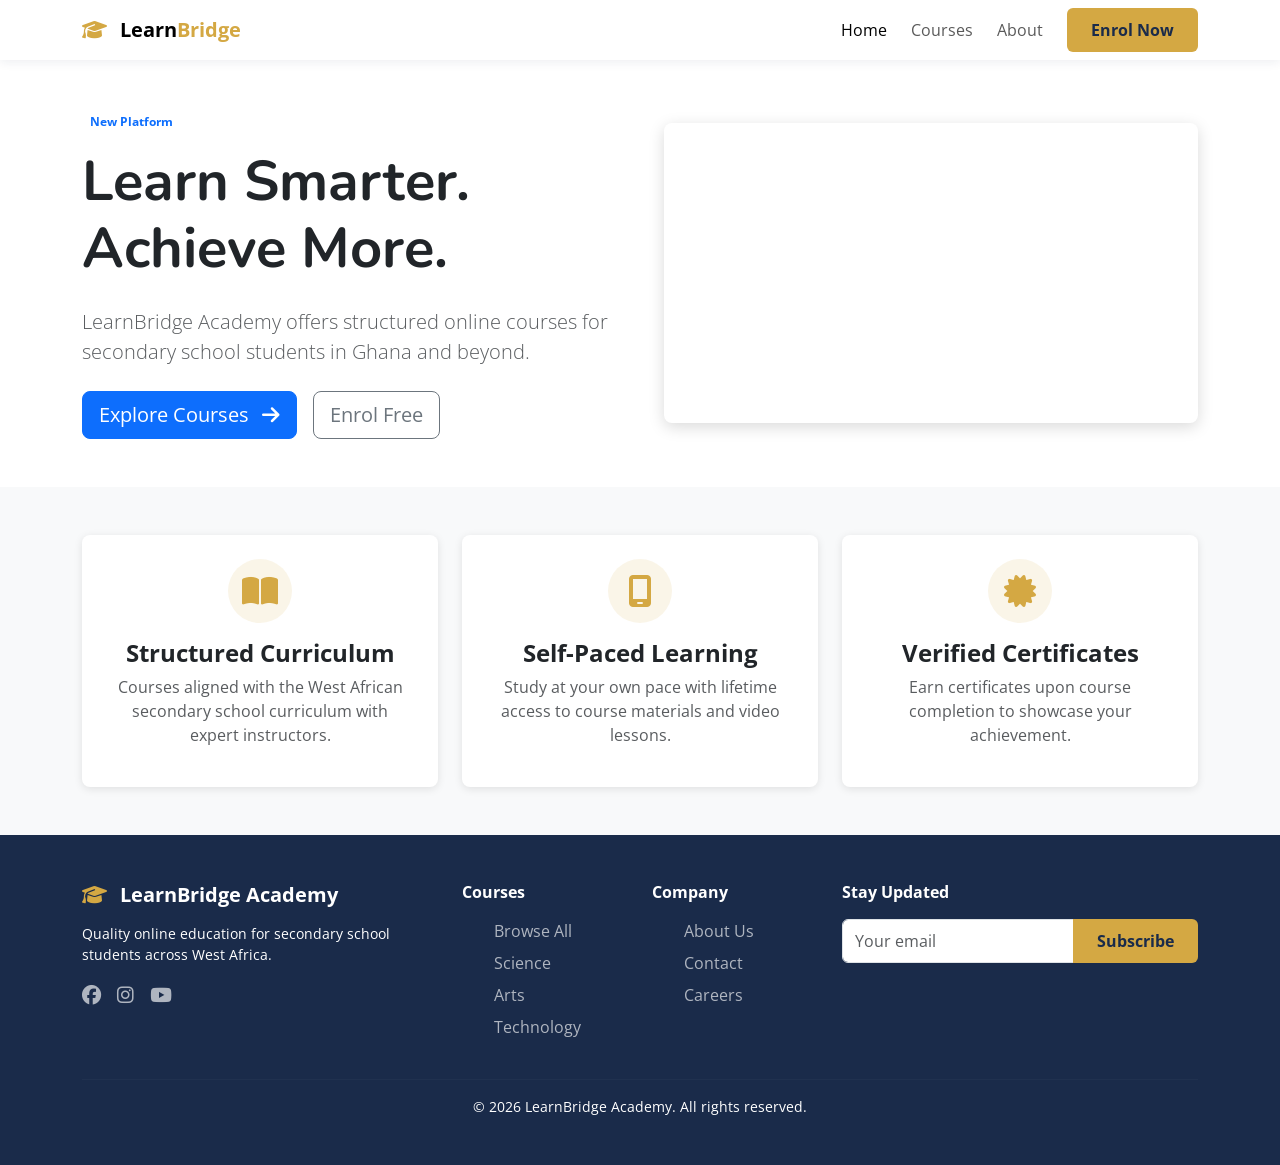
<file: index.html>
<!DOCTYPE html>
<html lang="en">
<head>
    <meta charset="UTF-8">
    <meta name="viewport" content="width=device-width, initial-scale=1.0">
    <title>LearnBridge Academy - Home</title>
    
    <!-- Bootstrap 5 CSS -->
    <link href="https://cdn.jsdelivr.net/npm/bootstrap@5.3.0/dist/css/bootstrap.min.css" rel="stylesheet">
    
    <!-- Google Fonts -->
    <link rel="preconnect" href="https://fonts.googleapis.com">
    <link rel="preconnect" href="https://fonts.gstatic.com" crossorigin>
    <link href="https://fonts.googleapis.com/css2?family=Nunito:wght@400;600;700&family=Open+Sans:wght@400;600;700&display=swap" rel="stylesheet">
    
    <!-- Font Awesome -->
    <link rel="stylesheet" href="https://cdnjs.cloudflare.com/ajax/libs/font-awesome/6.4.0/css/all.min.css">
    
    <!-- Custom CSS -->
    <link rel="stylesheet" href="css/style.css">
</head>
<body>

    <!-- NAVBAR -->
    <nav class='navbar navbar-expand-md navbar-light lb-navbar sticky-top'>
        <div class='container'>
            <a class='navbar-brand' href='index.html'>
                <i class='fa-solid fa-graduation-cap me-2 text-accent'></i>
                <span class='fw-bold'>Learn<span class='text-accent'>Bridge</span></span>
            </a>
            <button class='navbar-toggler' type="button" data-bs-toggle='collapse' data-bs-target='#lb-nav'>
                <span class='navbar-toggler-icon'></span>
            </button>
            <div class='collapse navbar-collapse' id='lb-nav'>
                <ul class='navbar-nav ms-auto align-items-md-center gap-2'>
                    <li class='nav-item'><a class='nav-link active' href='index.html'>Home</a></li>
                    <li class='nav-item'><a class='nav-link' href='courses.html'>Courses</a></li>
                    <li class='nav-item'><a class='nav-link' href='about.html'>About</a></li>
                    <li class='nav-item ms-md-2'>
                        <a href='enrol.html' class='btn btn-accent'>Enrol Now</a>
                    </li>
                </ul>
            </div>
        </div>
    </nav>

    <!-- HERO SECTION -->
    <section class='hero-section py-5'>
        <div class='container'>
            <div class='row align-items-center g-5'>
                <div class='col-12 col-lg-6'>
                    <span class='badge bg-accent text-primary mb-3'>New Platform</span>
                    <h1 class='display-4 fw-bold lb-heading'>
                        Learn Smarter.<br>Achieve More.
                    </h1>
                    <p class='lead text-muted my-4'>
                        LearnBridge Academy offers structured online courses for secondary school students in Ghana and beyond.
                    </p>
                    <div class='d-flex gap-3 flex-wrap'>
                        <a href='courses.html' class='btn btn-primary btn-lg'>
                            Explore Courses <i class='fa-solid fa-arrow-right ms-2'></i>
                        </a>
                        <a href='enrol.html' class='btn btn-outline-secondary btn-lg'>Enrol Free</a>
                    </div>
                </div>
                <div class='col-12 col-lg-6'>
                    <!-- RESPONSIVE VIDEO EMBED -->
                    <div class='video-wrapper'>
                        <iframe
                            src='https://www.youtube.com/embed/YOUR_VIDEO_ID'
                            title='LearnBridge Academy — Welcome to smarter learning'
                            allow='accelerometer; autoplay; clipboard-write; encrypted-media; gyroscope'
                            allowfullscreen>
                        </iframe>
                    </div>
                </div>
            </div>
        </div>
    </section>

    <!-- FEATURE CARDS SECTION -->
    <section class='features-section py-5 bg-light'>
        <div class='container'>
            <div class='row g-4'>
                <div class='col-12 col-md-4'>
                    <div class='feature-card text-center p-4'>
                        <div class='feature-icon mb-3'>
                            <i class='fa-solid fa-book-open fa-2x' style='color:var(--color-accent)'></i>
                        </div>
                        <h4 class='fw-bold'>Structured Curriculum</h4>
                        <p class='text-muted'>Courses aligned with the West African secondary school curriculum with expert instructors.</p>
                    </div>
                </div>
                <div class='col-12 col-md-4'>
                    <div class='feature-card text-center p-4'>
                        <div class='feature-icon mb-3'>
                            <i class='fa-solid fa-mobile-screen fa-2x' style='color:var(--color-accent)'></i>
                        </div>
                        <h4 class='fw-bold'>Self-Paced Learning</h4>
                        <p class='text-muted'>Study at your own pace with lifetime access to course materials and video lessons.</p>
                    </div>
                </div>
                <div class='col-12 col-md-4'>
                    <div class='feature-card text-center p-4'>
                        <div class='feature-icon mb-3'>
                            <i class='fa-solid fa-certificate fa-2x' style='color:var(--color-accent)'></i>
                        </div>
                        <h4 class='fw-bold'>Verified Certificates</h4>
                        <p class='text-muted'>Earn certificates upon course completion to showcase your achievement.</p>
                    </div>
                </div>
            </div>
        </div>
    </section>

    <!-- FOOTER -->
    <footer class='lb-footer py-5'>
        <div class='container'>
            <div class='row g-4 mb-4'>
                <div class='col-12 col-md-4'>
                    <h5 class='fw-bold text-white mb-3'>
                        <i class='fa-solid fa-graduation-cap me-2' style='color:var(--color-accent)'></i>
                        LearnBridge Academy
                    </h5>
                    <p class='text-white small'>Quality online education for secondary school students across West Africa.</p>
                    <div class='d-flex gap-3 mt-3'>
                        <a href='#' class='footer-social' aria-label='LearnBridge Facebook'>
                            <i class='fa-brands fa-facebook'></i>
                        </a>
                        <a href='#' class='footer-social' aria-label='LearnBridge Instagram'>
                            <i class='fa-brands fa-instagram'></i>
                        </a>
                        <a href='#' class='footer-social' aria-label='LearnBridge YouTube'>
                            <i class='fa-brands fa-youtube'></i>
                        </a>
                    </div>
                </div>
                <div class='col-6 col-md-2'>
                    <h6 class='text-white fw-bold mb-3'>Courses</h6>
                    <ul class='lb-footer-links'>
                        <li><a href='courses.html'>Browse All</a></li>
                        <li><a href='courses.html'>Science</a></li>
                        <li><a href='courses.html'>Arts</a></li>
                        <li><a href='courses.html'>Technology</a></li>
                    </ul>
                </div>
                <div class='col-6 col-md-2'>
                    <h6 class='text-white fw-bold mb-3'>Company</h6>
                    <ul class='lb-footer-links'>
                        <li><a href='about.html'>About Us</a></li>
                        <li><a href='contact.html'>Contact</a></li>
                        <li><a href='#'>Careers</a></li>
                    </ul>
                </div>
                <div class='col-12 col-md-4'>
                    <h6 class='text-white fw-bold mb-3'>Stay Updated</h6>
                    <div class='input-group'>
                        <input type='email' class='form-control' placeholder='Your email'>
                        <button class='btn btn-accent'>Subscribe</button>
                    </div>
                </div>
            </div>
            <hr style='border-color:rgba(255,255,255,0.1)'>
            <p class='text-white text-center mb-0 small'>
                &copy; <span id='lb-year'></span> LearnBridge Academy. All rights reserved.
            </p>
        </div>
    </footer>

    <!-- Bootstrap 5 JS Bundle -->
    <script src="https://cdn.jsdelivr.net/npm/bootstrap@5.3.0/dist/js/bootstrap.bundle.min.js"></script>
    
    <!-- Custom JS -->
    <script src="js/main.js"></script>
</body>
</html>
</file>
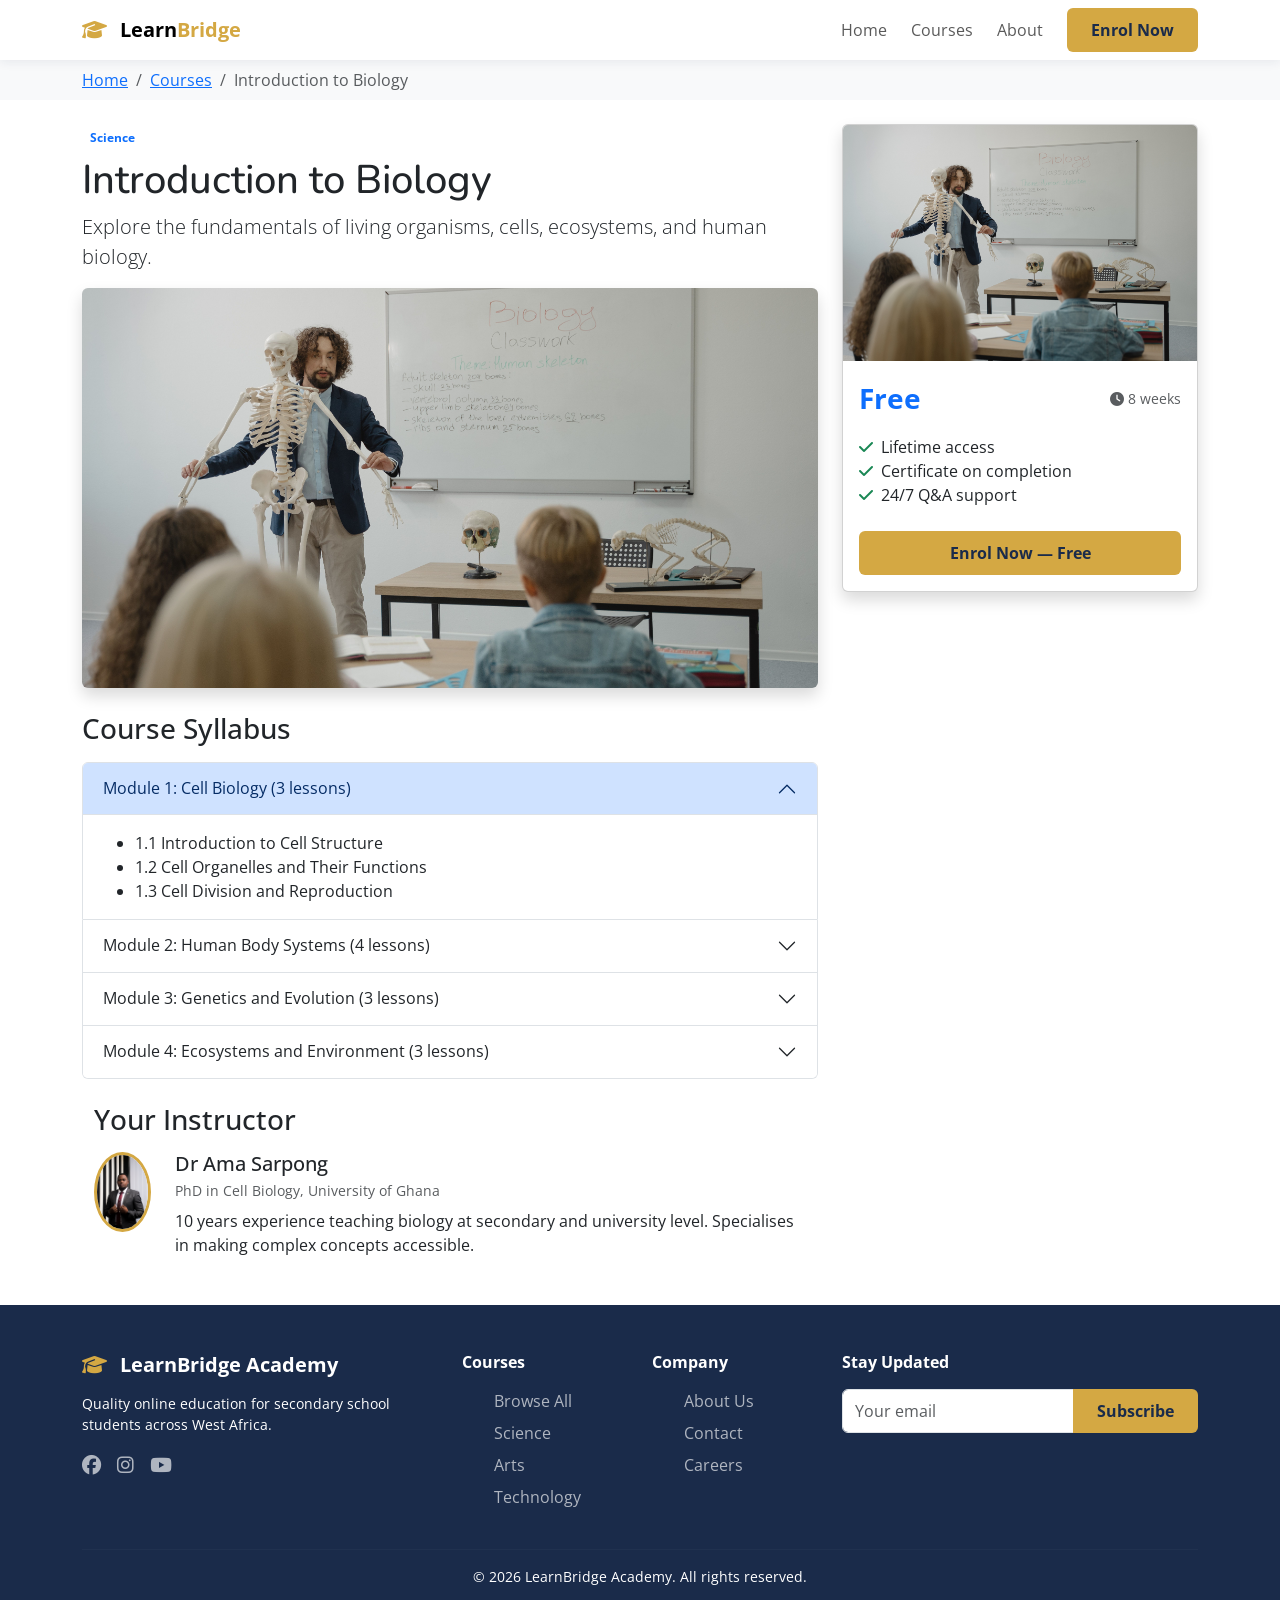
<file: course-detail.html>
<!DOCTYPE html>
<html lang="en">
<head>
    <meta charset="UTF-8">
    <meta name="viewport" content="width=device-width, initial-scale=1.0">
    <title>Introduction to Biology - LearnBridge Academy</title>
    
    <!-- Bootstrap 5 CSS -->
    <link href="https://cdn.jsdelivr.net/npm/bootstrap@5.3.0/dist/css/bootstrap.min.css" rel="stylesheet">
    
    <!-- Google Fonts -->
    <link rel="preconnect" href="https://fonts.googleapis.com">
    <link rel="preconnect" href="https://fonts.gstatic.com" crossorigin>
    <link href="https://fonts.googleapis.com/css2?family=Nunito:wght@400;600;700&family=Open+Sans:wght@400;600;700&display=swap" rel="stylesheet">
    
    <!-- Font Awesome -->
    <link rel="stylesheet" href="https://cdnjs.cloudflare.com/ajax/libs/font-awesome/6.4.0/css/all.min.css">
    
    <!-- Custom CSS -->
    <link rel="stylesheet" href="css/style.css">
</head>
<body>

    <!-- NAVBAR -->
    <nav class='navbar navbar-expand-md navbar-light lb-navbar sticky-top'>
        <div class='container'>
            <a class='navbar-brand' href='index.html'>
                <i class='fa-solid fa-graduation-cap me-2 text-accent'></i>
                <span class='fw-bold'>Learn<span class='text-accent'>Bridge</span></span>
            </a>
            <button class='navbar-toggler' type="button" data-bs-toggle='collapse' data-bs-target='#lb-nav'>
                <span class='navbar-toggler-icon'></span>
            </button>
            <div class='collapse navbar-collapse' id='lb-nav'>
                <ul class='navbar-nav ms-auto align-items-md-center gap-2'>
                    <li class='nav-item'><a class='nav-link' href='index.html'>Home</a></li>
                    <li class='nav-item'><a class='nav-link' href='courses.html'>Courses</a></li>
                    <li class='nav-item'><a class='nav-link' href='about.html'>About</a></li>
                    <li class='nav-item ms-md-2'>
                        <a href='enrol.html' class='btn btn-accent'>Enrol Now</a>
                    </li>
                </ul>
            </div>
        </div>
    </nav>

    <!-- BREADCRUMB NAVIGATION -->
    <nav aria-label='breadcrumb' class='py-2 bg-light'>
        <div class='container'>
            <ol class='breadcrumb mb-0'>
                <li class='breadcrumb-item'><a href='index.html'>Home</a></li>
                <li class='breadcrumb-item'><a href='courses.html'>Courses</a></li>
                <li class='breadcrumb-item active' aria-current='page'>Introduction to Biology</li>
            </ol>
        </div>
    </nav>

    <!-- COURSE HERO -->
    <section class='course-hero'>
        <div class='container py-4'>
            <div class='row g-4'>
                <div class='col-lg-8'>
                    <span class='badge bg-accent text-primary mb-2'>Science</span>
                    <h1 class='lb-heading'>Introduction to Biology</h1>
                    <p class='lead mb-3'>Explore the fundamentals of living organisms, cells, ecosystems, and human biology.</p>
                    <img src='images/Biology.jpg' alt='Introduction to Biology' class='img-fluid rounded shadow mb-4' style='max-height:400px; width:100%; object-fit:cover;'>
                    
                    <!-- ACCORDION SYLLABUS -->
                    <h3 class='mb-3'>Course Syllabus</h3>
                    <div class='accordion' id='syllabusAccordion'>
                        <div class='accordion-item'>
                            <h2 class='accordion-header'>
                                <button class='accordion-button' type='button' data-bs-toggle='collapse' data-bs-target='#module1'>
                                    Module 1: Cell Biology (3 lessons)
                                </button>
                            </h2>
                            <div id='module1' class='accordion-collapse collapse show' data-bs-parent='#syllabusAccordion'>
                                <div class='accordion-body'>
                                    <ul class='mb-0'>
                                        <li>1.1 Introduction to Cell Structure</li>
                                        <li>1.2 Cell Organelles and Their Functions</li>
                                        <li>1.3 Cell Division and Reproduction</li>
                                    </ul>
                                </div>
                            </div>
                        </div>
                        <div class='accordion-item'>
                            <h2 class='accordion-header'>
                                <button class='accordion-button collapsed' type='button' data-bs-toggle='collapse' data-bs-target='#module2'>
                                    Module 2: Human Body Systems (4 lessons)
                                </button>
                            </h2>
                            <div id='module2' class='accordion-collapse collapse' data-bs-parent='#syllabusAccordion'>
                                <div class='accordion-body'>
                                    <ul class='mb-0'>
                                        <li>2.1 The Circulatory System</li>
                                        <li>2.2 The Respiratory System</li>
                                        <li>2.3 The Digestive System</li>
                                        <li>2.4 The Nervous System</li>
                                    </ul>
                                </div>
                            </div>
                        </div>
                        <div class='accordion-item'>
                            <h2 class='accordion-header'>
                                <button class='accordion-button collapsed' type='button' data-bs-toggle='collapse' data-bs-target='#module3'>
                                    Module 3: Genetics and Evolution (3 lessons)
                                </button>
                            </h2>
                            <div id='module3' class='accordion-collapse collapse' data-bs-parent='#syllabusAccordion'>
                                <div class='accordion-body'>
                                    <ul class='mb-0'>
                                        <li>3.1 DNA and Genes</li>
                                        <li>3.2 Inheritance Patterns</li>
                                        <li>3.3 Natural Selection and Evolution</li>
                                    </ul>
                                </div>
                            </div>
                        </div>
                        <div class='accordion-item'>
                            <h2 class='accordion-header'>
                                <button class='accordion-button collapsed' type='button' data-bs-toggle='collapse' data-bs-target='#module4'>
                                    Module 4: Ecosystems and Environment (3 lessons)
                                </button>
                            </h2>
                            <div id='module4' class='accordion-collapse collapse' data-bs-parent='#syllabusAccordion'>
                                <div class='accordion-body'>
                                    <ul class='mb-0'>
                                        <li>4.1 Food Chains and Food Webs</li>
                                        <li>4.2 Ecosystems and Biodiversity</li>
                                        <li>4.3 Environmental Conservation</li>
                                    </ul>
                                </div>
                            </div>
                        </div>
                    </div>

                    <!-- INSTRUCTOR PROFILE -->
                    <section class='instructor-section py-4'>
                        <div class='container'>
                            <h3>Your Instructor</h3>
                            <div class='d-flex align-items-start gap-4 mt-3'>
                                <img src='images/CEO.jpg' alt='Dr Ama Sarpong — Biology instructor at LearnBridge Academy' class='instructor-photo rounded-circle' style='width:80px;height:80px;object-fit:cover;border:3px solid var(--color-accent)'>
                                <div>
                                    <h5 class='mb-1'>Dr Ama Sarpong</h5>
                                    <p class='text-muted small mb-2'>PhD in Cell Biology, University of Ghana</p>
                                    <p class='mb-0'>10 years experience teaching biology at secondary and university level. Specialises in making complex concepts accessible.</p>
                                </div>
                            </div>
                        </div>
                    </section>
                </div>

                <!-- STICKY ENROL SIDEBAR -->
                <div class='col-lg-4'>
                    <div class='enrol-card sticky-top' style='top: 80px;'>
                        <div class='card shadow'>
                            <img src='images/Biology.jpg' class='card-img-top' alt='' aria-hidden='true'>
                            <div class='card-body'>
                                <div class='d-flex justify-content-between align-items-center mb-3'>
                                    <span class='fs-3 fw-bold text-primary'>Free</span>
                                    <span class='text-muted small'><i class='fa-solid fa-clock me-1'></i>8 weeks</span>
                                </div>
                                <ul class='list-unstyled mb-4'>
                                    <li><i class='fa-solid fa-check text-success me-2'></i>Lifetime access</li>
                                    <li><i class='fa-solid fa-check text-success me-2'></i>Certificate on completion</li>
                                    <li><i class='fa-solid fa-check text-success me-2'></i>24/7 Q&A support</li>
                                </ul>
                                <a href='enrol.html' class='btn btn-accent w-100 fw-bold'>Enrol Now — Free</a>
                            </div>
                        </div>
                    </div>
                </div>
            </div>
        </div>
    </section>

    <!-- FOOTER -->
    <footer class='lb-footer py-5'>
        <div class='container'>
            <div class='row g-4 mb-4'>
                <div class='col-12 col-md-4'>
                    <h5 class='fw-bold text-white mb-3'>
                        <i class='fa-solid fa-graduation-cap me-2' style='color:var(--color-accent)'></i>
                        LearnBridge Academy
                    </h5>
                    <p class='text-white small'>Quality online education for secondary school students across West Africa.</p>
                    <div class='d-flex gap-3 mt-3'>
                        <a href='#' class='footer-social' aria-label='LearnBridge Facebook'>
                            <i class='fa-brands fa-facebook'></i>
                        </a>
                        <a href='#' class='footer-social' aria-label='LearnBridge Instagram'>
                            <i class='fa-brands fa-instagram'></i>
                        </a>
                        <a href='#' class='footer-social' aria-label='LearnBridge YouTube'>
                            <i class='fa-brands fa-youtube'></i>
                        </a>
                    </div>
                </div>
                <div class='col-6 col-md-2'>
                    <h6 class='text-white fw-bold mb-3'>Courses</h6>
                    <ul class='lb-footer-links'>
                        <li><a href='courses.html'>Browse All</a></li>
                        <li><a href='courses.html'>Science</a></li>
                        <li><a href='courses.html'>Arts</a></li>
                        <li><a href='courses.html'>Technology</a></li>
                    </ul>
                </div>
                <div class='col-6 col-md-2'>
                    <h6 class='text-white fw-bold mb-3'>Company</h6>
                    <ul class='lb-footer-links'>
                        <li><a href='about.html'>About Us</a></li>
                        <li><a href='contact.html'>Contact</a></li>
                        <li><a href='#'>Careers</a></li>
                    </ul>
                </div>
                <div class='col-12 col-md-4'>
                    <h6 class='text-white fw-bold mb-3'>Stay Updated</h6>
                    <div class='input-group'>
                        <input type='email' class='form-control' placeholder='Your email'>
                        <button class='btn btn-accent'>Subscribe</button>
                    </div>
                </div>
            </div>
            <hr style='border-color:rgba(255,255,255,0.1)'>
            <p class='text-white text-center mb-0 small'>
                &copy; <span id='lb-year'></span> LearnBridge Academy. All rights reserved.
            </p>
        </div>
    </footer>

    <!-- Bootstrap 5 JS Bundle -->
    <script src="https://cdn.jsdelivr.net/npm/bootstrap@5.3.0/dist/js/bootstrap.bundle.min.js"></script>
    
    <!-- Custom JS -->
    <script src="js/main.js"></script>
</body>
</html>
</file>
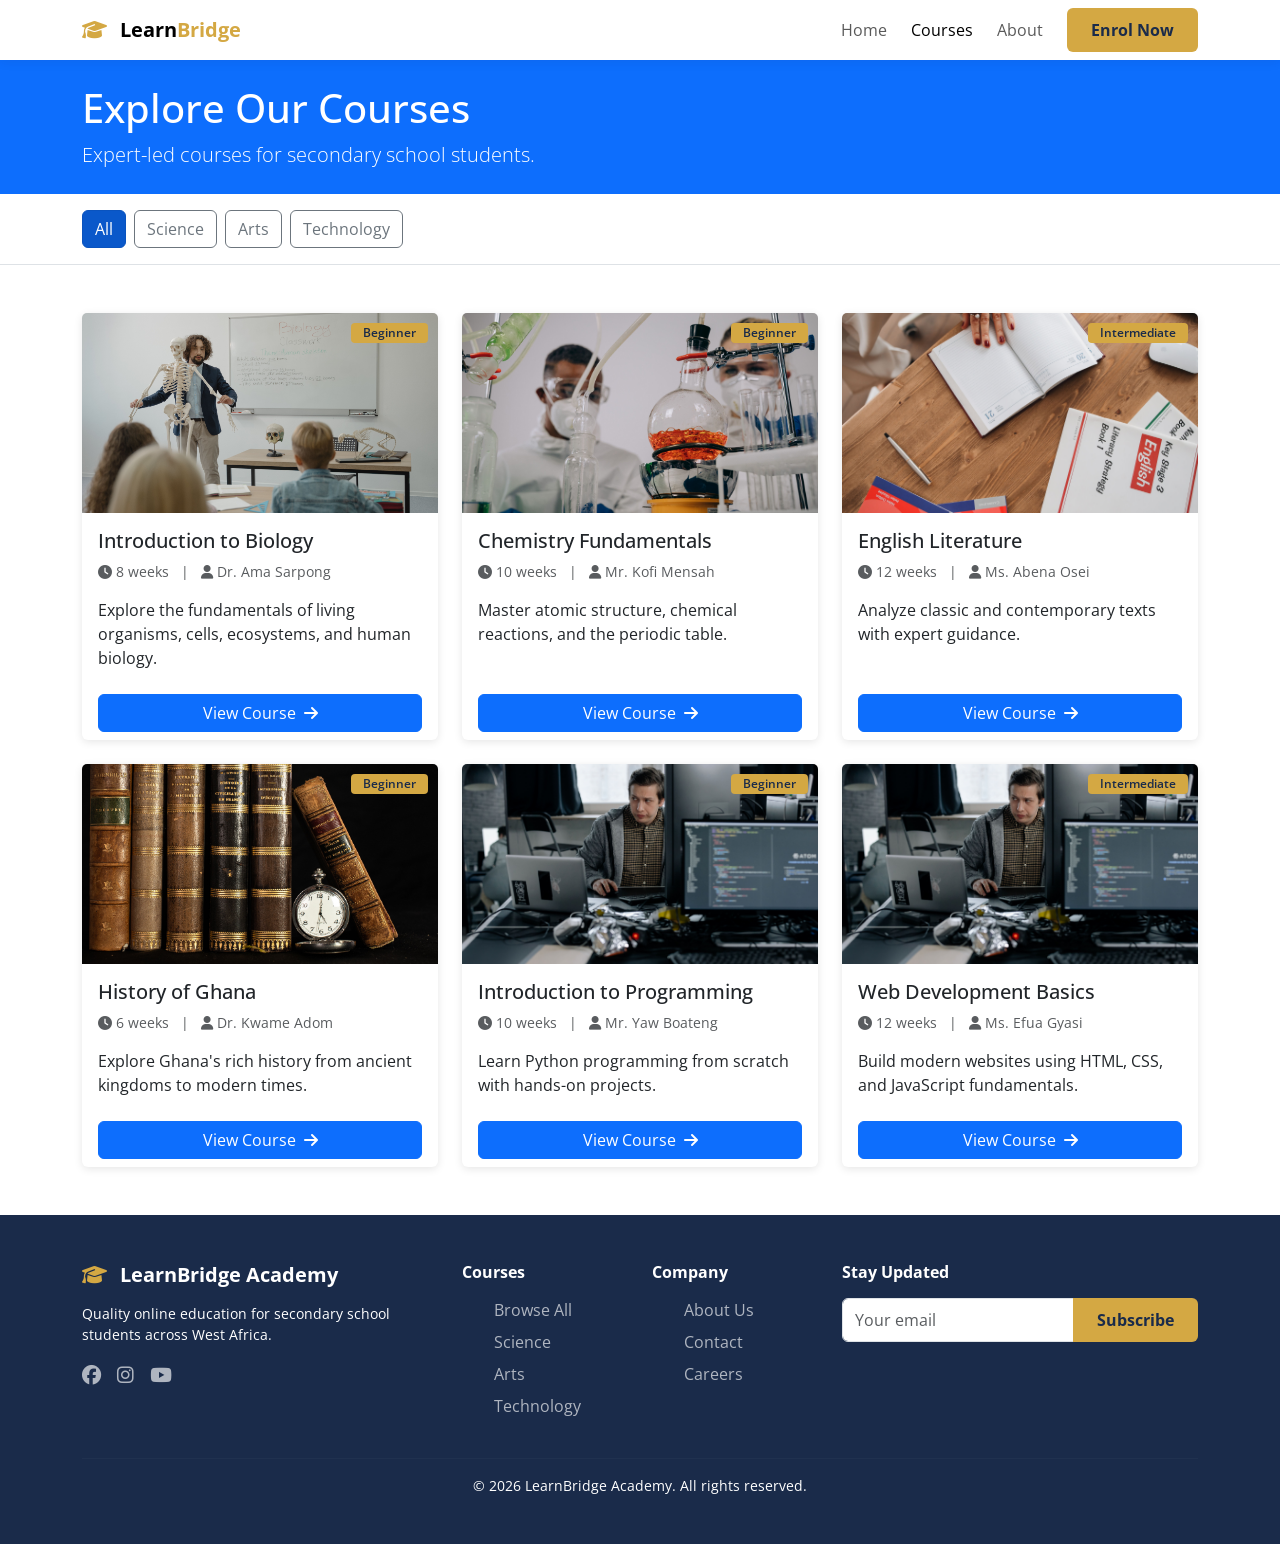
<file: courses.html>
<!DOCTYPE html>
<html lang="en">
<head>
    <meta charset="UTF-8">
    <meta name="viewport" content="width=device-width, initial-scale=1.0">
    <title>Courses - LearnBridge Academy</title>
    
    <!-- Bootstrap 5 CSS -->
    <link href="https://cdn.jsdelivr.net/npm/bootstrap@5.3.0/dist/css/bootstrap.min.css" rel="stylesheet">
    
    <!-- Google Fonts -->
    <link rel="preconnect" href="https://fonts.googleapis.com">
    <link rel="preconnect" href="https://fonts.gstatic.com" crossorigin>
    <link href="https://fonts.googleapis.com/css2?family=Nunito:wght@400;600;700&family=Open+Sans:wght@400;600;700&display=swap" rel="stylesheet">
    
    <!-- Font Awesome -->
    <link rel="stylesheet" href="https://cdnjs.cloudflare.com/ajax/libs/font-awesome/6.4.0/css/all.min.css">
    
    <!-- Custom CSS -->
    <link rel="stylesheet" href="css/style.css">
</head>
<body>

    <!-- NAVBAR -->
    <nav class='navbar navbar-expand-md navbar-light lb-navbar sticky-top'>
        <div class='container'>
            <a class='navbar-brand' href='index.html'>
                <i class='fa-solid fa-graduation-cap me-2 text-accent'></i>
                <span class='fw-bold'>Learn<span class='text-accent'>Bridge</span></span>
            </a>
            <button class='navbar-toggler' type="button" data-bs-toggle='collapse' data-bs-target='#lb-nav'>
                <span class='navbar-toggler-icon'></span>
            </button>
            <div class='collapse navbar-collapse' id='lb-nav'>
                <ul class='navbar-nav ms-auto align-items-md-center gap-2'>
                    <li class='nav-item'><a class='nav-link' href='index.html'>Home</a></li>
                    <li class='nav-item'><a class='nav-link active' href='courses.html'>Courses</a></li>
                    <li class='nav-item'><a class='nav-link' href='about.html'>About</a></li>
                    <li class='nav-item ms-md-2'>
                        <a href='enrol.html' class='btn btn-accent'>Enrol Now</a>
                    </li>
                </ul>
            </div>
        </div>
    </nav>

    <!-- COURSES HEADER -->
    <section class='courses-header py-4 bg-primary text-white'>
        <div class='container'>
            <h1 class='mb-2'>Explore Our Courses</h1>
            <p class='lead mb-0'>Expert-led courses for secondary school students.</p>
        </div>
    </section>

    <!-- COURSES FILTER -->
    <section class='courses-filter py-3 border-bottom sticky-top bg-white'>
        <div class='container d-flex flex-wrap gap-2'>
            <button class='btn btn-primary filter-btn active' data-filter='all'>All</button>
            <button class='btn btn-outline-secondary filter-btn' data-filter='science'>Science</button>
            <button class='btn btn-outline-secondary filter-btn' data-filter='arts'>Arts</button>
            <button class='btn btn-outline-secondary filter-btn' data-filter='technology'>Technology</button>
        </div>
    </section>

    <!-- COURSES GRID -->
    <section class='py-5'>
        <div class='container'>
            <div class='row g-4'>
                <!-- COURSE CARD 1 -->
                <div class='col-12 col-md-6 col-lg-4 course-card-wrapper' data-category='science'>
                    <div class='card h-100 course-card'>
                        <div class='course-card__img-wrap'>
                            <img src='images/Biology.jpg' alt='Introduction to Biology — LearnBridge Academy course thumbnail' class='card-img-top course-card__img'>
                            <span class='course-level-badge badge'>Beginner</span>
                        </div>
                        <div class='card-body'>
                            <h5 class='card-title'>Introduction to Biology</h5>
                            <p class='card-text text-muted small'>
                                <i class='fa-solid fa-clock me-1'></i>8 weeks
                                <span class='mx-2'>|</span>
                                <i class='fa-solid fa-user me-1'></i>Dr. Ama Sarpong
                            </p>
                            <p class='card-text'>Explore the fundamentals of living organisms, cells, ecosystems, and human biology.</p>
                        </div>
                        <div class='card-footer border-0 bg-transparent'>
                            <a href='course-detail.html' class='btn btn-primary w-100'>
                                View Course <i class='fa-solid fa-arrow-right ms-1'></i>
                            </a>
                        </div>
                    </div>
                </div>

                <!-- COURSE CARD 2 -->
                <div class='col-12 col-md-6 col-lg-4 course-card-wrapper' data-category='science'>
                    <div class='card h-100 course-card'>
                        <div class='course-card__img-wrap'>
                            <img src='images/Chemistry.jpg' alt='Chemistry Fundamentals — LearnBridge Academy course thumbnail' class='card-img-top course-card__img'>
                            <span class='course-level-badge badge'>Beginner</span>
                        </div>
                        <div class='card-body'>
                            <h5 class='card-title'>Chemistry Fundamentals</h5>
                            <p class='card-text text-muted small'>
                                <i class='fa-solid fa-clock me-1'></i>10 weeks
                                <span class='mx-2'>|</span>
                                <i class='fa-solid fa-user me-1'></i>Mr. Kofi Mensah
                            </p>
                            <p class='card-text'>Master atomic structure, chemical reactions, and the periodic table.</p>
                        </div>
                        <div class='card-footer border-0 bg-transparent'>
                            <a href='course-detail.html' class='btn btn-primary w-100'>
                                View Course <i class='fa-solid fa-arrow-right ms-1'></i>
                            </a>
                        </div>
                    </div>
                </div>

                <!-- COURSE CARD 3 -->
                <div class='col-12 col-md-6 col-lg-4 course-card-wrapper' data-category='arts'>
                    <div class='card h-100 course-card'>
                        <div class='course-card__img-wrap'>
                            <img src='images/English.jpg' alt='English Literature — LearnBridge Academy course thumbnail' class='card-img-top course-card__img'>
                            <span class='course-level-badge badge'>Intermediate</span>
                        </div>
                        <div class='card-body'>
                            <h5 class='card-title'>English Literature</h5>
                            <p class='card-text text-muted small'>
                                <i class='fa-solid fa-clock me-1'></i>12 weeks
                                <span class='mx-2'>|</span>
                                <i class='fa-solid fa-user me-1'></i>Ms. Abena Osei
                            </p>
                            <p class='card-text'>Analyze classic and contemporary texts with expert guidance.</p>
                        </div>
                        <div class='card-footer border-0 bg-transparent'>
                            <a href='course-detail.html' class='btn btn-primary w-100'>
                                View Course <i class='fa-solid fa-arrow-right ms-1'></i>
                            </a>
                        </div>
                    </div>
                </div>

                <!-- COURSE CARD 4 -->
                <div class='col-12 col-md-6 col-lg-4 course-card-wrapper' data-category='arts'>
                    <div class='card h-100 course-card'>
                        <div class='course-card__img-wrap'>
                            <img src='images/History.jpg' alt='History of Ghana — LearnBridge Academy course thumbnail' class='card-img-top course-card__img'>
                            <span class='course-level-badge badge'>Beginner</span>
                        </div>
                        <div class='card-body'>
                            <h5 class='card-title'>History of Ghana</h5>
                            <p class='card-text text-muted small'>
                                <i class='fa-solid fa-clock me-1'></i>6 weeks
                                <span class='mx-2'>|</span>
                                <i class='fa-solid fa-user me-1'></i>Dr. Kwame Adom
                            </p>
                            <p class='card-text'>Explore Ghana's rich history from ancient kingdoms to modern times.</p>
                        </div>
                        <div class='card-footer border-0 bg-transparent'>
                            <a href='course-detail.html' class='btn btn-primary w-100'>
                                View Course <i class='fa-solid fa-arrow-right ms-1'></i>
                            </a>
                        </div>
                    </div>
                </div>

                <!-- COURSE CARD 5 -->
                <div class='col-12 col-md-6 col-lg-4 course-card-wrapper' data-category='technology'>
                    <div class='card h-100 course-card'>
                        <div class='course-card__img-wrap'>
                            <img src='images/Coding.jpg' alt='Introduction to Programming — LearnBridge Academy course thumbnail' class='card-img-top course-card__img'>
                            <span class='course-level-badge badge'>Beginner</span>
                        </div>
                        <div class='card-body'>
                            <h5 class='card-title'>Introduction to Programming</h5>
                            <p class='card-text text-muted small'>
                                <i class='fa-solid fa-clock me-1'></i>10 weeks
                                <span class='mx-2'>|</span>
                                <i class='fa-solid fa-user me-1'></i>Mr. Yaw Boateng
                            </p>
                            <p class='card-text'>Learn Python programming from scratch with hands-on projects.</p>
                        </div>
                        <div class='card-footer border-0 bg-transparent'>
                            <a href='course-detail.html' class='btn btn-primary w-100'>
                                View Course <i class='fa-solid fa-arrow-right ms-1'></i>
                            </a>
                        </div>
                    </div>
                </div>

                <!-- COURSE CARD 6 -->
                <div class='col-12 col-md-6 col-lg-4 course-card-wrapper' data-category='technology'>
                    <div class='card h-100 course-card'>
                        <div class='course-card__img-wrap'>
                            <img src='images/Coding.jpg' alt='Web Development Basics — LearnBridge Academy course thumbnail' class='card-img-top course-card__img'>
                            <span class='course-level-badge badge'>Intermediate</span>
                        </div>
                        <div class='card-body'>
                            <h5 class='card-title'>Web Development Basics</h5>
                            <p class='card-text text-muted small'>
                                <i class='fa-solid fa-clock me-1'></i>12 weeks
                                <span class='mx-2'>|</span>
                                <i class='fa-solid fa-user me-1'></i>Ms. Efua Gyasi
                            </p>
                            <p class='card-text'>Build modern websites using HTML, CSS, and JavaScript fundamentals.</p>
                        </div>
                        <div class='card-footer border-0 bg-transparent'>
                            <a href='course-detail.html' class='btn btn-primary w-100'>
                                View Course <i class='fa-solid fa-arrow-right ms-1'></i>
                            </a>
                        </div>
                    </div>
                </div>
            </div>
        </div>
    </section>

    <!-- FOOTER -->
    <footer class='lb-footer py-5'>
        <div class='container'>
            <div class='row g-4 mb-4'>
                <div class='col-12 col-md-4'>
                    <h5 class='fw-bold text-white mb-3'>
                        <i class='fa-solid fa-graduation-cap me-2' style='color:var(--color-accent)'></i>
                        LearnBridge Academy
                    </h5>
                    <p class='text-white small'>Quality online education for secondary school students across West Africa.</p>
                    <div class='d-flex gap-3 mt-3'>
                        <a href='#' class='footer-social' aria-label='LearnBridge Facebook'>
                            <i class='fa-brands fa-facebook'></i>
                        </a>
                        <a href='#' class='footer-social' aria-label='LearnBridge Instagram'>
                            <i class='fa-brands fa-instagram'></i>
                        </a>
                        <a href='#' class='footer-social' aria-label='LearnBridge YouTube'>
                            <i class='fa-brands fa-youtube'></i>
                        </a>
                    </div>
                </div>
                <div class='col-6 col-md-2'>
                    <h6 class='text-white fw-bold mb-3'>Courses</h6>
                    <ul class='lb-footer-links'>
                        <li><a href='courses.html'>Browse All</a></li>
                        <li><a href='courses.html'>Science</a></li>
                        <li><a href='courses.html'>Arts</a></li>
                        <li><a href='courses.html'>Technology</a></li>
                    </ul>
                </div>
                <div class='col-6 col-md-2'>
                    <h6 class='text-white fw-bold mb-3'>Company</h6>
                    <ul class='lb-footer-links'>
                        <li><a href='about.html'>About Us</a></li>
                        <li><a href='contact.html'>Contact</a></li>
                        <li><a href='#'>Careers</a></li>
                    </ul>
                </div>
                <div class='col-12 col-md-4'>
                    <h6 class='text-white fw-bold mb-3'>Stay Updated</h6>
                    <div class='input-group'>
                        <input type='email' class='form-control' placeholder='Your email'>
                        <button class='btn btn-accent'>Subscribe</button>
                    </div>
                </div>
            </div>
            <hr style='border-color:rgba(255,255,255,0.1)'>
            <p class='text-white text-center mb-0 small'>
                &copy; <span id='lb-year'></span> LearnBridge Academy. All rights reserved.
            </p>
        </div>
    </footer>

    <!-- Bootstrap 5 JS Bundle -->
    <script src="https://cdn.jsdelivr.net/npm/bootstrap@5.3.0/dist/js/bootstrap.bundle.min.js"></script>
    
    <!-- Custom JS -->
    <script src="js/main.js"></script>
</body>
</html>
</file>
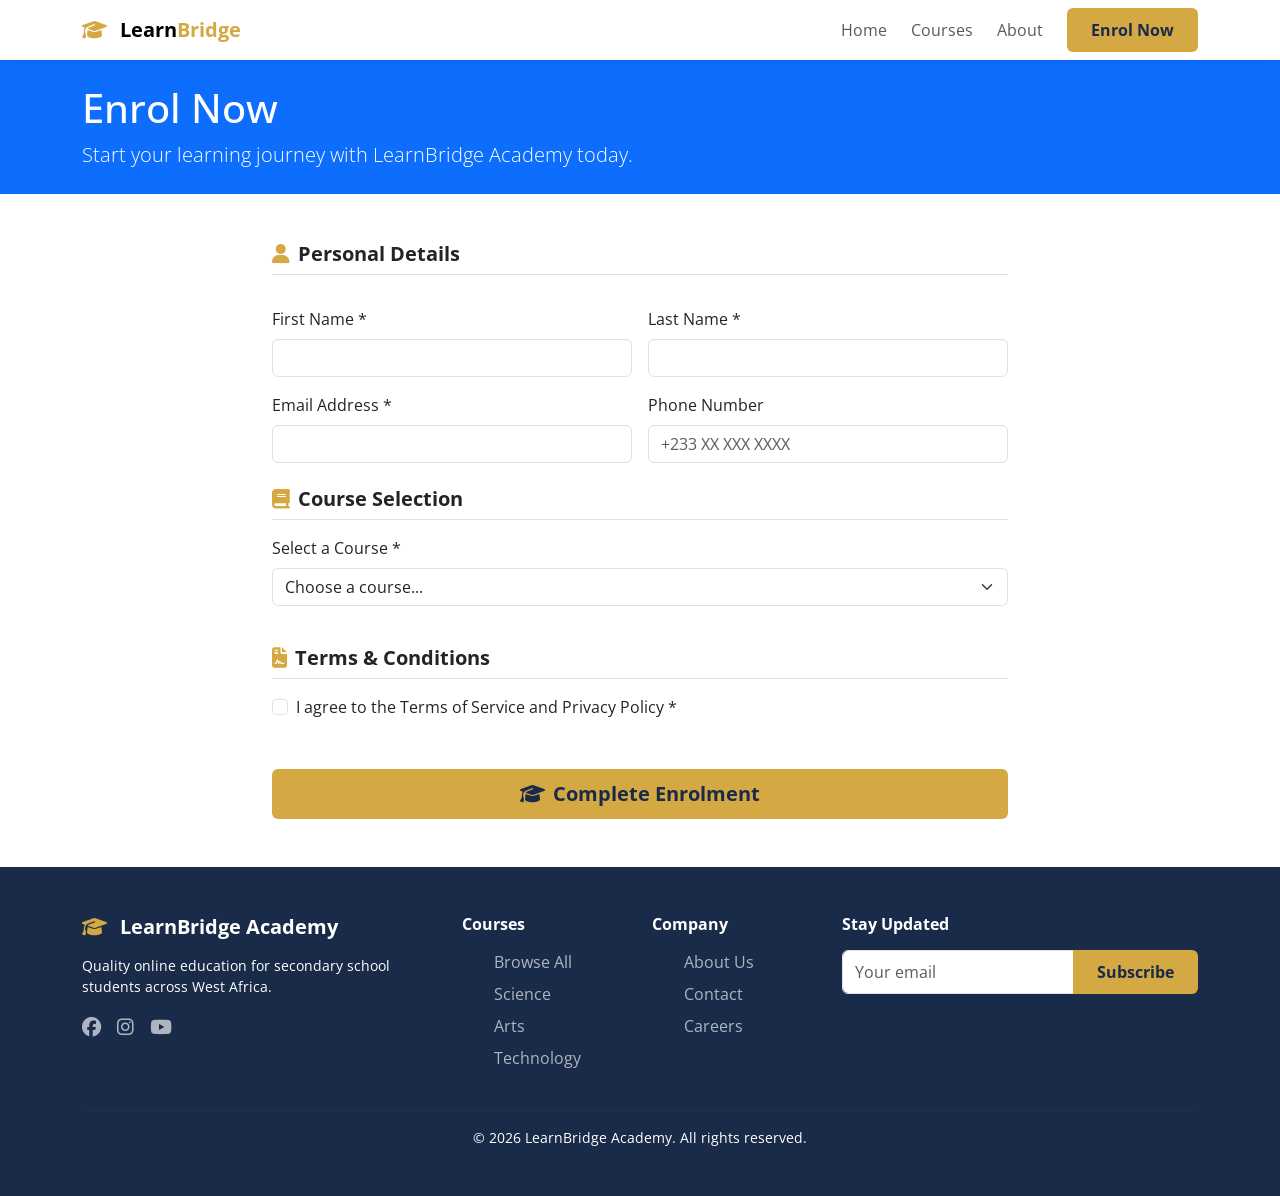
<file: enrol.html>
<!DOCTYPE html>
<html lang="en">
<head>
    <meta charset="UTF-8">
    <meta name="viewport" content="width=device-width, initial-scale=1.0">
    <title>Enrol Now - LearnBridge Academy</title>
    
    <!-- Bootstrap 5 CSS -->
    <link href="https://cdn.jsdelivr.net/npm/bootstrap@5.3.0/dist/css/bootstrap.min.css" rel="stylesheet">
    
    <!-- Google Fonts -->
    <link rel="preconnect" href="https://fonts.googleapis.com">
    <link rel="preconnect" href="https://fonts.gstatic.com" crossorigin>
    <link href="https://fonts.googleapis.com/css2?family=Nunito:wght@400;600;700&family=Open+Sans:wght@400;600;700&display=swap" rel="stylesheet">
    
    <!-- Font Awesome -->
    <link rel="stylesheet" href="https://cdnjs.cloudflare.com/ajax/libs/font-awesome/6.4.0/css/all.min.css">
    
    <!-- Custom CSS -->
    <link rel="stylesheet" href="css/style.css">
</head>
<body>

    <!-- NAVBAR -->
    <nav class='navbar navbar-expand-md navbar-light lb-navbar sticky-top'>
        <div class='container'>
            <a class='navbar-brand' href='index.html'>
                <i class='fa-solid fa-graduation-cap me-2 text-accent'></i>
                <span class='fw-bold'>Learn<span class='text-accent'>Bridge</span></span>
            </a>
            <button class='navbar-toggler' type="button" data-bs-toggle='collapse' data-bs-target='#lb-nav'>
                <span class='navbar-toggler-icon'></span>
            </button>
            <div class='collapse navbar-collapse' id='lb-nav'>
                <ul class='navbar-nav ms-auto align-items-md-center gap-2'>
                    <li class='nav-item'><a class='nav-link' href='index.html'>Home</a></li>
                    <li class='nav-item'><a class='nav-link' href='courses.html'>Courses</a></li>
                    <li class='nav-item'><a class='nav-link' href='about.html'>About</a></li>
                    <li class='nav-item ms-md-2'>
                        <a href='enrol.html' class='btn btn-accent'>Enrol Now</a>
                    </li>
                </ul>
            </div>
        </div>
    </nav>

    <!-- FORM HEADER -->
    <section class='py-4 bg-primary text-white'>
        <div class='container'>
            <h1 class='mb-2'>Enrol Now</h1>
            <p class='lead mb-0'>Start your learning journey with LearnBridge Academy today.</p>
        </div>
    </section>

    <!-- ENROLMENT FORM -->
    <section class='py-5'>
        <div class='container'>
            <div class='row justify-content-center'>
                <div class='col-lg-8'>
                    <form id='enrol-form'>
                        <!-- SECTION 1 — Personal Details -->
                        <fieldset class='form-section mb-4'>
                            <legend class='h5 fw-bold border-bottom pb-2 mb-3'>
                                <i class='fa-solid fa-user me-2 text-accent'></i>Personal Details
                            </legend>
                            <div class='row g-3'>
                                <div class='col-md-6'>
                                    <label for='first-name' class='form-label'>First Name *</label>
                                    <input type='text' class='form-control' id='first-name' required>
                                    <div class='invalid-feedback'>First name is required.</div>
                                </div>
                                <div class='col-md-6'>
                                    <label for='last-name' class='form-label'>Last Name *</label>
                                    <input type='text' class='form-control' id='last-name' required>
                                    <div class='invalid-feedback'>Last name is required.</div>
                                </div>
                                <div class='col-md-6'>
                                    <label for='enrol-email' class='form-label'>Email Address *</label>
                                    <input type='email' class='form-control' id='enrol-email' required>
                                    <div class='invalid-feedback'>Please enter a valid email.</div>
                                </div>
                                <div class='col-md-6'>
                                    <label for='phone' class='form-label'>Phone Number</label>
                                    <input type='tel' class='form-control' id='phone' placeholder='+233 XX XXX XXXX'>
                                </div>
                            </div>
                        </fieldset>

                        <!-- SECTION 2 — Course Selection -->
                        <fieldset class='form-section mb-4'>
                            <legend class='h5 fw-bold border-bottom pb-2 mb-3'>
                                <i class='fa-solid fa-book me-2 text-accent'></i>Course Selection
                            </legend>
                            <div class='mb-3'>
                                <label for='course-select' class='form-label'>Select a Course *</label>
                                <select class='form-select' id='course-select' required>
                                    <option value=''>Choose a course...</option>
                                    <option value='biology'>Introduction to Biology</option>
                                    <option value='chemistry'>Chemistry Fundamentals</option>
                                    <option value='literature'>English Literature</option>
                                    <option value='history'>History of Ghana</option>
                                    <option value='programming'>Introduction to Programming</option>
                                    <option value='webdev'>Web Development Basics</option>
                                </select>
                                <div class='invalid-feedback'>Please select a course.</div>
                            </div>
                        </fieldset>

                        <!-- SECTION 3 — Terms -->
                        <fieldset class='form-section mb-4'>
                            <legend class='h5 fw-bold border-bottom pb-2 mb-3'>
                                <i class='fa-solid fa-file-contract me-2 text-accent'></i>Terms & Conditions
                            </legend>
                            <div class='form-check'>
                                <input class='form-check-input' type='checkbox' id='terms' required>
                                <label class='form-check-label' for='terms'>
                                    I agree to the Terms of Service and Privacy Policy *
                                </label>
                                <div class='invalid-feedback'>You must agree to continue.</div>
                            </div>
                        </fieldset>

                        <button type='submit' class='btn btn-accent btn-lg w-100 mt-4'>
                            <i class='fa-solid fa-graduation-cap me-2'></i>Complete Enrolment
                        </button>
                    </form>
                </div>
            </div>
        </div>
    </section>

    <!-- FOOTER -->
    <footer class='lb-footer py-5'>
        <div class='container'>
            <div class='row g-4 mb-4'>
                <div class='col-12 col-md-4'>
                    <h5 class='fw-bold text-white mb-3'>
                        <i class='fa-solid fa-graduation-cap me-2' style='color:var(--color-accent)'></i>
                        LearnBridge Academy
                    </h5>
                    <p class='text-white small'>Quality online education for secondary school students across West Africa.</p>
                    <div class='d-flex gap-3 mt-3'>
                        <a href='#' class='footer-social' aria-label='LearnBridge Facebook'>
                            <i class='fa-brands fa-facebook'></i>
                        </a>
                        <a href='#' class='footer-social' aria-label='LearnBridge Instagram'>
                            <i class='fa-brands fa-instagram'></i>
                        </a>
                        <a href='#' class='footer-social' aria-label='LearnBridge YouTube'>
                            <i class='fa-brands fa-youtube'></i>
                        </a>
                    </div>
                </div>
                <div class='col-6 col-md-2'>
                    <h6 class='text-white fw-bold mb-3'>Courses</h6>
                    <ul class='lb-footer-links'>
                        <li><a href='courses.html'>Browse All</a></li>
                        <li><a href='courses.html'>Science</a></li>
                        <li><a href='courses.html'>Arts</a></li>
                        <li><a href='courses.html'>Technology</a></li>
                    </ul>
                </div>
                <div class='col-6 col-md-2'>
                    <h6 class='text-white fw-bold mb-3'>Company</h6>
                    <ul class='lb-footer-links'>
                        <li><a href='about.html'>About Us</a></li>
                        <li><a href='contact.html'>Contact</a></li>
                        <li><a href='#'>Careers</a></li>
                    </ul>
                </div>
                <div class='col-12 col-md-4'>
                    <h6 class='text-white fw-bold mb-3'>Stay Updated</h6>
                    <div class='input-group'>
                        <input type='email' class='form-control' placeholder='Your email'>
                        <button class='btn btn-accent'>Subscribe</button>
                    </div>
                </div>
            </div>
            <hr style='border-color:rgba(255,255,255,0.1)'>
            <p class='text-white text-center mb-0 small'>
                &copy; <span id='lb-year'></span> LearnBridge Academy. All rights reserved.
            </p>
        </div>
    </footer>

    <!-- BOOTSTRAP MODAL -->
    <div class='modal fade' id='enrol-confirm-modal' tabindex='-1' aria-labelledby='enrolConfirmLabel' aria-hidden='true'>
        <div class='modal-dialog modal-dialog-centered'>
            <div class='modal-content'>
                <div class='modal-body text-center py-5'>
                    <i class='fa-solid fa-circle-check fa-4x text-success mb-4'></i>
                    <h4 class='fw-bold mb-2'>Enrolment Confirmed!</h4>
                    <p class='text-muted'>Thank you for enrolling. Check your email for your course access details within 24 hours.</p>
                    <p class='fw-bold text-primary' id='modal-course-name'></p>
                    <button class='btn btn-primary mt-3' data-bs-dismiss='modal'>
                        <i class='fa-solid fa-home me-2'></i>Back to Home
                    </button>
                </div>
            </div>
        </div>
    </div>

    <!-- Bootstrap 5 JS Bundle -->
    <script src="https://cdn.jsdelivr.net/npm/bootstrap@5.3.0/dist/js/bootstrap.bundle.min.js"></script>
    
    <!-- Custom JS -->
    <script src="js/main.js"></script>
</body>
</html>
</file>
<file: css/style.css>
/* CSS CUSTOM PROPERTIES */
:root {
    --color-primary: #1A2B4A; /* deep navy */
    --color-accent: #D4A843; /* gold */
    --color-light: #F0F4F8;
    --font-heading: 'Nunito', sans-serif;
    --font-body: 'Open Sans', sans-serif;
    --radius-sm: 4px;
    --radius-md: 8px;
    --radius-lg: 12px;
    --shadow-sm: 0 2px 8px rgba(0,0,0,0.1);
    --shadow-md: 0 4px 16px rgba(0,0,0,0.15);
    --shadow-lg: 0 8px 24px rgba(0,0,0,0.2);
    --transition: all 0.3s ease;
}

/* GLOBAL STYLES */
body {
    font-family: var(--font-body);
}

.lb-heading {
    font-family: var(--font-heading);
}

/* NAVBAR STYLES */
.lb-navbar {
    background: white;
    box-shadow: 0 2px 10px rgba(26,43,74,0.08);
}

.text-accent {
    color: var(--color-accent);
}

.btn-accent {
    background: var(--color-accent);
    color: var(--color-primary);
    font-weight: 700;
    border: none;
    padding: 10px 24px;
    border-radius: 6px;
}

/* RESPONSIVE VIDEO EMBED */
.video-wrapper {
    position: relative;
    aspect-ratio: 16 / 9; /* maintains 16:9 at any width */
    border-radius: var(--radius-md);
    overflow: hidden;
    box-shadow: var(--shadow-md);
}

.video-wrapper iframe {
    position: absolute;
    inset: 0;
    width: 100%;
    height: 100%;
    border: none;
}

/* For older browsers without aspect-ratio support: */
/* Use padding-top: 56.25%; instead of aspect-ratio */
/* 56.25% = 9/16 × 100 = maintains 16:9 ratio */

/* FEATURE CARDS */
.feature-card {
    background: white;
    border-radius: var(--radius-md);
    box-shadow: var(--shadow-sm);
    transition: var(--transition);
    height: 100%;
}

.feature-card:hover {
    transform: translateY(-4px);
    box-shadow: var(--shadow-md);
}

.feature-icon {
    width: 64px;
    height: 64px;
    background: rgba(212,168,67,0.12);
    border-radius: 50%;
    display: flex;
    align-items: center;
    justify-content: center;
    margin: 0 auto;
}

/* COURSE CARDS */
.course-card {
    transition: var(--transition);
    border: none;
    box-shadow: var(--shadow-sm);
}

.course-card:hover {
    transform: translateY(-6px);
    box-shadow: var(--shadow-md);
}

.course-card__img-wrap {
    overflow: hidden;
    height: 200px;
    position: relative;
}

.course-card__img {
    width: 100%;
    height: 100%;
    object-fit: cover;
    transition: transform 0.4s ease;
}

.course-card:hover .course-card__img {
    transform: scale(1.05);
}

.course-level-badge {
    position: absolute;
    top: 10px;
    right: 10px;
    background: var(--color-accent);
    color: var(--color-primary);
    font-weight: 600;
    padding: 4px 12px;
    border-radius: 4px;
}

/* MISSION SECTION */
.mission-section {
    background: url('../images/classroom-bg.jpg') center/cover no-repeat;
    position: relative;
}

.mission-overlay {
    background: rgba(26, 43, 74, 0.82); /* navy 82% opacity */
    width: 100%;
}

/* TEAM SECTION */
.team-photo {
    width: 120px;
    height: 120px;
    border-radius: 50%;
    object-fit: cover;
    border: 3px solid var(--color-accent);
    display: block;
    margin: 0 auto;
}

.team-card {
    border-radius: var(--radius-md);
    transition: var(--transition);
}

.team-card:hover {
    background: var(--color-light);
    transform: translateY(-3px);
}

.team-social a {
    color: var(--color-primary);
    transition: color 0.2s;
}

.team-social a:hover {
    color: var(--color-accent);
}

/* FOOTER */
.lb-footer {
    background: var(--color-primary);
}

.lb-footer-links li {
    list-style: none;
    margin-bottom: 8px;
}

.lb-footer-links a {
    color: rgba(255,255,255,0.65);
    text-decoration: none;
}

.lb-footer-links a:hover {
    color: var(--color-accent);
}

.footer-social {
    color: rgba(255,255,255,0.65);
    font-size: 1.2rem;
}

.footer-social:hover {
    color: var(--color-accent);
}
</file>
